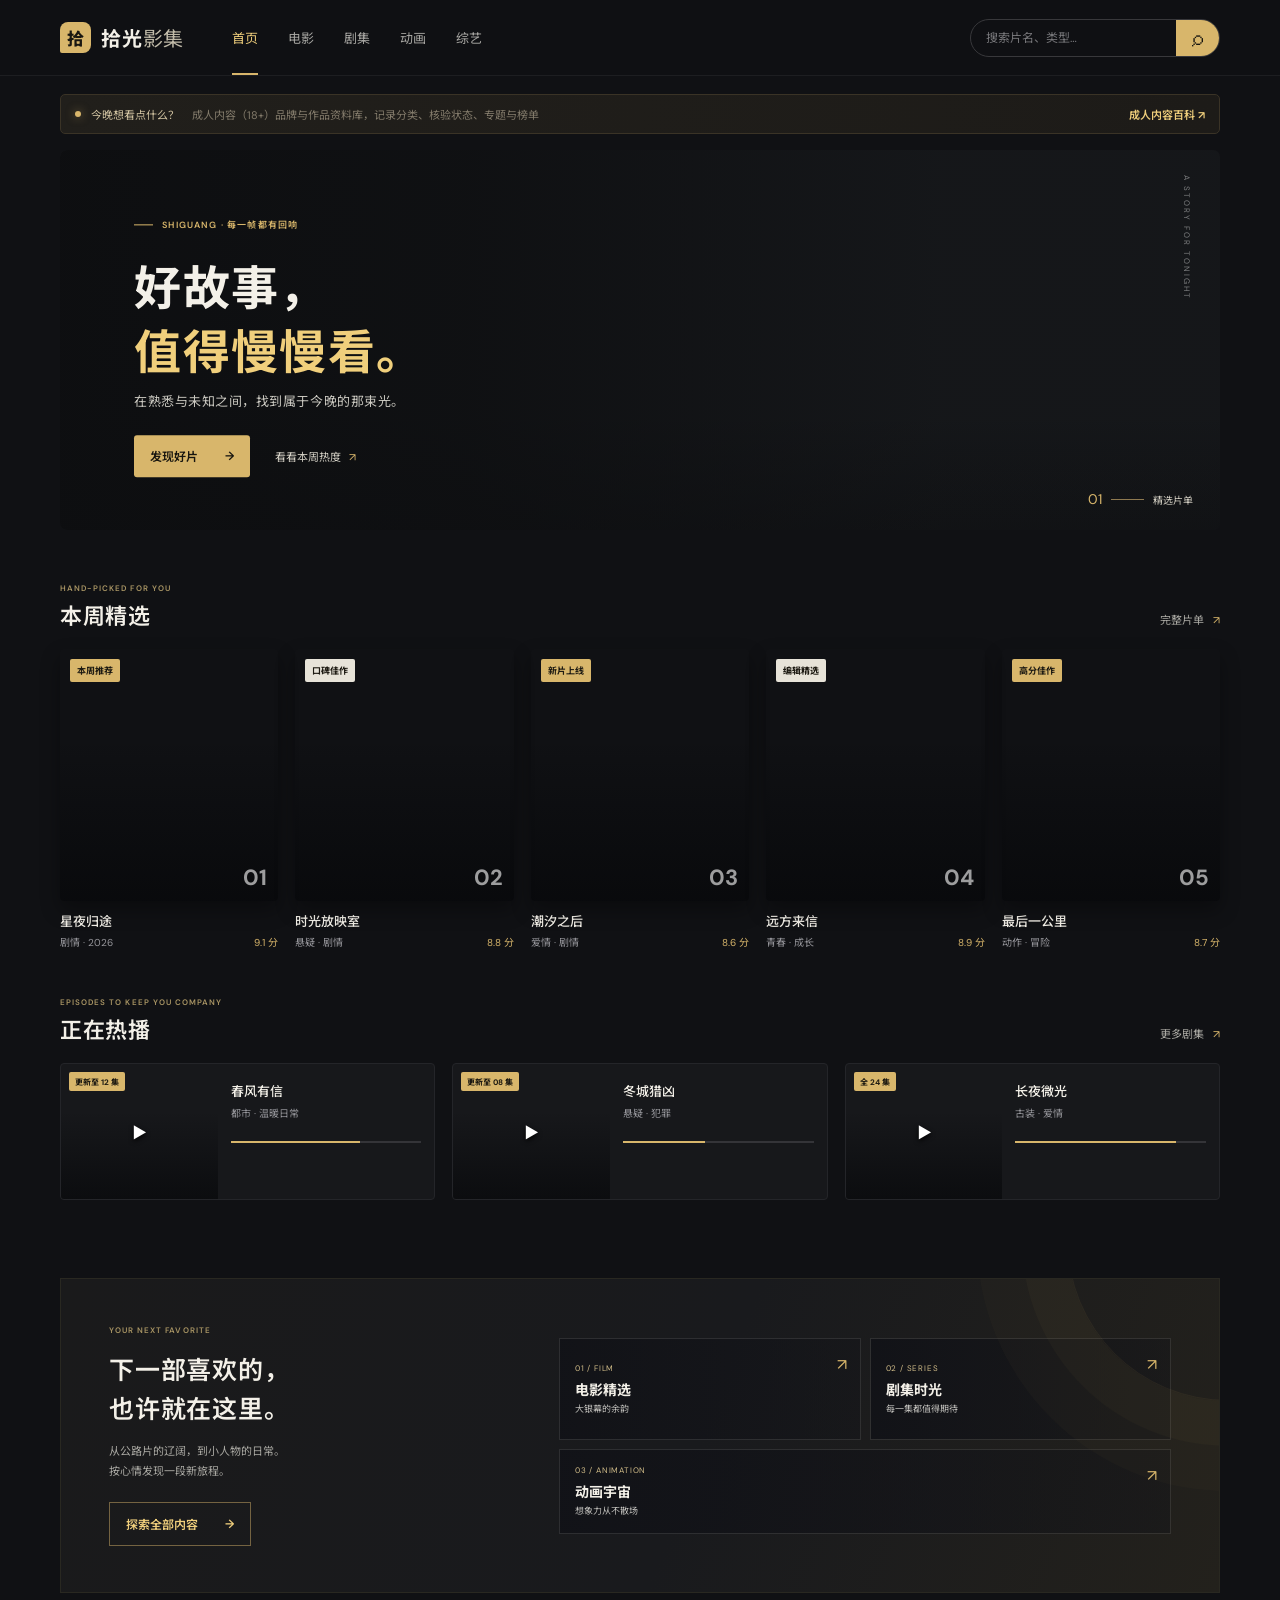
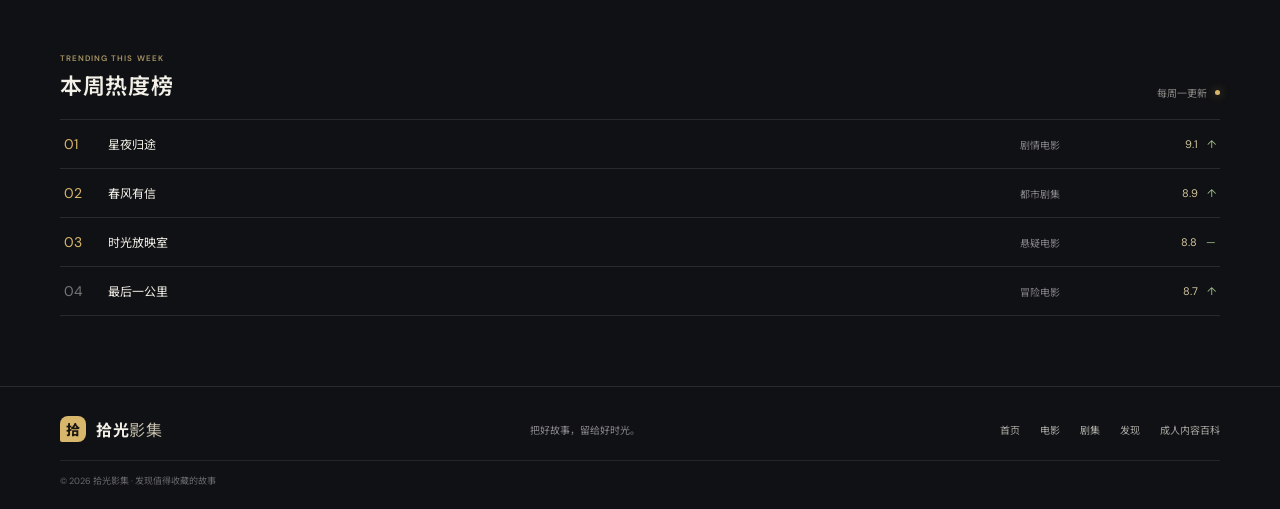
<file: index.html>
<!doctype html>
<html lang="zh-CN">
<head>
  <meta charset="utf-8">
  <meta name="viewport" content="width=device-width, initial-scale=1">
  <meta name="theme-color" content="#101114">
  <meta name="description" content="在光影之间发现好故事。浏览精选电影、热播剧集、动画与综艺，开启你的下一场观影。">
  <meta property="og:type" content="website">
  <meta property="og:title" content="拾光影集 — 好故事，值得慢慢看">
  <meta property="og:description" content="从一部好片开始，发现值得收藏的电影与剧集。">
  <title>拾光影集 — 好故事，值得慢慢看</title>
  <link rel="preconnect" href="https://images.unsplash.com">
  <link rel="stylesheet" href="styles.css">
  <script src="script.js" defer></script>
</head>
<body>
  <a class="skip-link" href="#main">跳转到主要内容</a>
  <header class="site-header">
    <a class="brand" href="#top" aria-label="拾光影集首页"><span class="brand-mark">拾</span><span>拾光<span class="brand-light">影集</span></span></a>
    <nav class="main-nav" aria-label="主导航">
      <a class="active" href="#top">首页</a><a href="#movies">电影</a><a href="#series">剧集</a><a href="#discover">动画</a><a href="#discover">综艺</a>
    </nav>
    <form class="search" role="search" id="search-form"><label class="sr-only" for="site-search">搜索影片</label><input id="site-search" type="search" placeholder="搜索片名、类型…" autocomplete="off"><button type="submit" aria-label="搜索">⌕</button></form>
    <button class="menu-toggle" type="button" aria-expanded="false" aria-label="打开导航" aria-controls="main-nav">☰</button>
  </header>
  <main id="main">
    <div class="notice"><span class="notice-dot"></span><span>今晚想看点什么？</span><span class="notice-copy">成人内容（18+）品牌与作品资料库，记录分类、核验状态、专题与榜单</span><a href="https://chengrenbaike.com">成人内容百科 <span aria-hidden="true">↗</span></a></div>
    <section class="hero" id="top" aria-labelledby="hero-title">
      <div class="hero-photo" role="img" aria-label="暮色中的山间公路与远方灯光"></div><div class="hero-shade"></div>
      <div class="hero-content"><span class="eyebrow"><i></i> SHIGUANG · 每一帧都有回响</span><h1 id="hero-title">好故事，<br><em>值得慢慢看。</em></h1><p>在熟悉与未知之间，找到属于今晚的那束光。</p><div class="hero-actions"><a class="button button-gold" href="#movies">发现好片 <span>→</span></a><a class="text-link" href="#weekly">看看本周热度 <span>↗</span></a></div></div>
      <div class="hero-index"><span>01</span><span class="index-line"></span><span>精选片单</span></div><div class="hero-caption">A STORY FOR TONIGHT</div>
    </section>
    <section class="section" id="movies" aria-labelledby="movies-title"><div class="section-head"><div><span class="section-kicker">HAND-PICKED FOR YOU</span><h2 id="movies-title">本周精选</h2></div><a class="section-more" href="#discover">完整片单 <span>↗</span></a></div>
      <div class="poster-grid">
        <a class="poster-card" href="detail.html?film=star" data-title="星夜归途"><div class="poster-image p1"><span class="badge">本周推荐</span><span class="poster-overlay"><span class="play">▶</span> 查看详情</span><span class="poster-number">01</span></div><h3>星夜归途</h3><p>剧情 · 2026 <span>9.1 分</span></p></a>
        <a class="poster-card" href="detail.html?film=time" data-title="时光放映室"><div class="poster-image p2"><span class="badge badge-muted">口碑佳作</span><span class="poster-overlay"><span class="play">▶</span> 查看详情</span><span class="poster-number">02</span></div><h3>时光放映室</h3><p>悬疑 · 剧情 <span>8.8 分</span></p></a>
        <a class="poster-card" href="detail.html?film=tide" data-title="潮汐之后"><div class="poster-image p3"><span class="badge">新片上线</span><span class="poster-overlay"><span class="play">▶</span> 查看详情</span><span class="poster-number">03</span></div><h3>潮汐之后</h3><p>爱情 · 剧情 <span>8.6 分</span></p></a>
        <a class="poster-card" href="detail.html?film=letter" data-title="远方来信"><div class="poster-image p4"><span class="badge badge-muted">编辑精选</span><span class="poster-overlay"><span class="play">▶</span> 查看详情</span><span class="poster-number">04</span></div><h3>远方来信</h3><p>青春 · 成长 <span>8.9 分</span></p></a>
        <a class="poster-card" href="detail.html?film=last" data-title="最后一公里"><div class="poster-image p5"><span class="badge">高分佳作</span><span class="poster-overlay"><span class="play">▶</span> 查看详情</span><span class="poster-number">05</span></div><h3>最后一公里</h3><p>动作 · 冒险 <span>8.7 分</span></p></a>
      </div>
    </section>
    <section class="section section-series" id="series" aria-labelledby="series-title"><div class="section-head"><div><span class="section-kicker">EPISODES TO KEEP YOU COMPANY</span><h2 id="series-title">正在热播</h2></div><a class="section-more" href="#discover">更多剧集 <span>↗</span></a></div>
      <div class="series-grid">
        <a class="series-card" href="#discover" data-title="春风有信"><div class="series-image s1"><span class="episode-tag">更新至 12 集</span><span class="series-play">▶</span></div><div class="series-info"><h3>春风有信</h3><p>都市 · 温暖日常</p><span class="progress"><i style="width:68%"></i></span></div></a>
        <a class="series-card" href="#discover" data-title="冬城猎凶"><div class="series-image s2"><span class="episode-tag">更新至 08 集</span><span class="series-play">▶</span></div><div class="series-info"><h3>冬城猎凶</h3><p>悬疑 · 犯罪</p><span class="progress"><i style="width:43%"></i></span></div></a>
        <a class="series-card" href="#discover" data-title="长夜微光"><div class="series-image s3"><span class="episode-tag">全 24 集</span><span class="series-play">▶</span></div><div class="series-info"><h3>长夜微光</h3><p>古装 · 爱情</p><span class="progress"><i style="width:84%"></i></span></div></a>
      </div>
    </section>
    <section class="discover" id="discover"><div class="discover-copy"><span class="section-kicker">YOUR NEXT FAVORITE</span><h2>下一部喜欢的，<br>也许就在这里。</h2><p>从公路片的辽阔，到小人物的日常。<br>按心情发现一段新旅程。</p><a class="button button-outline" href="#weekly">探索全部内容 <span>→</span></a></div><div class="discover-tiles"><a class="discover-tile tile-a" href="#movies"><span>01 / FILM</span><strong>电影精选</strong><small>大银幕的余韵</small><b>↗</b></a><a class="discover-tile tile-b" href="#series"><span>02 / SERIES</span><strong>剧集时光</strong><small>每一集都值得期待</small><b>↗</b></a><a class="discover-tile tile-c" href="#weekly"><span>03 / ANIMATION</span><strong>动画宇宙</strong><small>想象力从不散场</small><b>↗</b></a></div></section>
    <section class="section weekly" id="weekly" aria-labelledby="weekly-title"><div class="section-head"><div><span class="section-kicker">TRENDING THIS WEEK</span><h2 id="weekly-title">本周热度榜</h2></div><span class="updated">每周一更新 <i></i></span></div><ol class="ranking"><li><span class="rank">01</span><span class="rank-title">星夜归途</span><span class="rank-meta">剧情电影</span><span class="rank-score">9.1 <i>↑</i></span></li><li><span class="rank">02</span><span class="rank-title">春风有信</span><span class="rank-meta">都市剧集</span><span class="rank-score">8.9 <i>↑</i></span></li><li><span class="rank">03</span><span class="rank-title">时光放映室</span><span class="rank-meta">悬疑电影</span><span class="rank-score">8.8 <i>—</i></span></li><li><span class="rank">04</span><span class="rank-title">最后一公里</span><span class="rank-meta">冒险电影</span><span class="rank-score">8.7 <i>↑</i></span></li></ol></section>
  </main>
  <footer class="site-footer"><a class="brand footer-brand" href="#top"><span class="brand-mark">拾</span><span>拾光<span class="brand-light">影集</span></span></a><p>把好故事，留给好时光。</p><nav aria-label="页脚导航"><a href="#top">首页</a><a href="#movies">电影</a><a href="#series">剧集</a><a href="#discover">发现</a><a href="https://chengrenbaike.com">成人内容百科</a></nav><small>© 2026 拾光影集 · 发现值得收藏的故事</small></footer>
  <div class="toast" id="search-toast" role="status" aria-live="polite"></div>
</body>
</html>
</file>
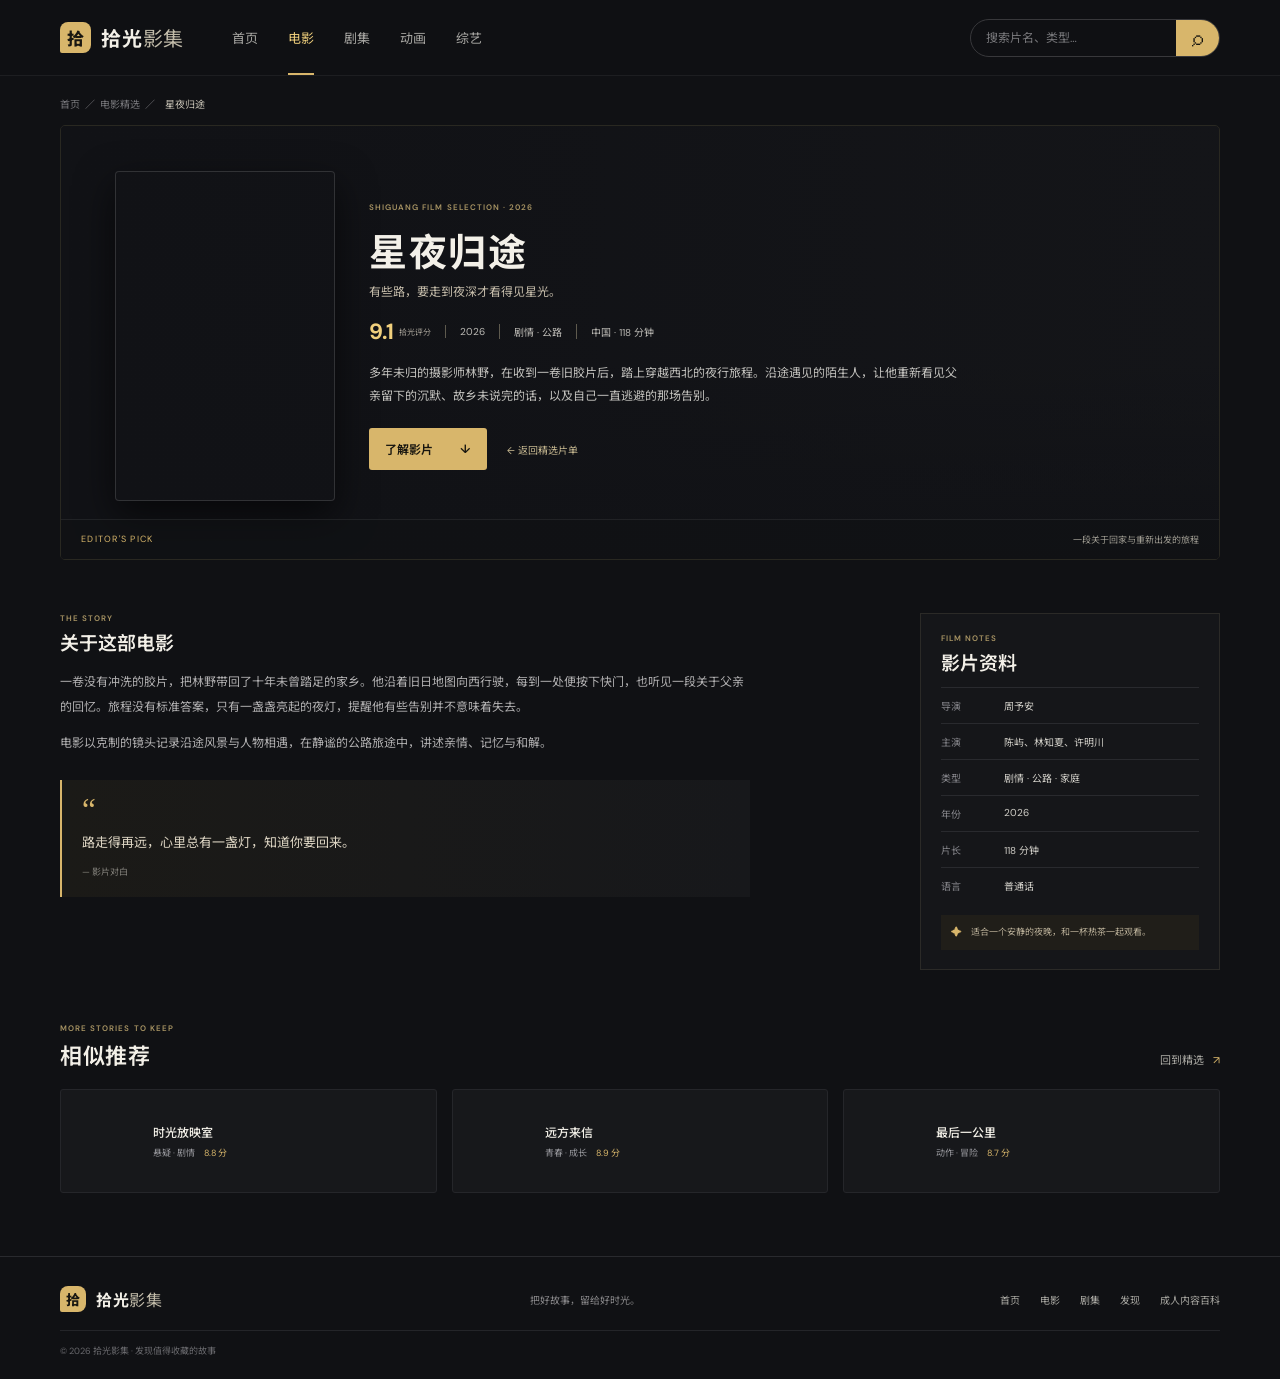
<file: detail.html>
<!doctype html>
<html lang="zh-CN">
<head>
  <meta charset="utf-8">
  <meta name="viewport" content="width=device-width, initial-scale=1">
  <meta name="theme-color" content="#101114">
  <meta name="description" content="星夜归途电影详情：剧情、演职员、影片信息与编辑推荐。走进一段关于告别、归途与重新出发的夜行旅程。">
  <meta property="og:type" content="article">
  <meta property="og:title" content="星夜归途 — 拾光影集">
  <meta property="og:description" content="一段关于告别、归途与重新出发的夜行旅程。">
  <title>星夜归途 — 电影详情 | 拾光影集</title>
  <link rel="preconnect" href="https://images.unsplash.com">
  <link rel="stylesheet" href="styles.css">
  <script src="script.js" defer></script>
</head>
<body class="detail-page">
  <a class="skip-link" href="#main">跳转到主要内容</a>
  <header class="site-header">
    <a class="brand" href="index.html" aria-label="拾光影集首页"><span class="brand-mark">拾</span><span>拾光<span class="brand-light">影集</span></span></a>
    <nav class="main-nav" aria-label="主导航"><a href="index.html">首页</a><a class="active" href="index.html#movies">电影</a><a href="index.html#series">剧集</a><a href="index.html#discover">动画</a><a href="index.html#discover">综艺</a></nav>
    <form class="search" role="search" id="search-form"><label class="sr-only" for="site-search">搜索影片</label><input id="site-search" type="search" placeholder="搜索片名、类型…" autocomplete="off"><button type="submit" aria-label="搜索">⌕</button></form>
    <button class="menu-toggle" type="button" aria-expanded="false" aria-label="打开导航" aria-controls="main-nav">☰</button>
  </header>
  <main id="main">
    <nav class="breadcrumbs" aria-label="面包屑导航"><a href="index.html">首页</a><span>／</span><a href="index.html#movies">电影精选</a><span>／</span><span aria-current="page" id="crumb-title">星夜归途</span></nav>
    <article class="film-detail" id="film-detail" data-film="star">
      <div class="detail-backdrop" aria-hidden="true"></div><div class="detail-scrim" aria-hidden="true"></div>
      <div class="detail-content"><div class="detail-poster p1" role="img" aria-label="星夜归途影片海报"></div><div class="detail-copy"><span class="section-kicker">SHIGUANG FILM SELECTION · 2026</span><h1 id="film-title">星夜归途</h1><p class="detail-subtitle" id="film-tagline">有些路，要走到夜深才看得见星光。</p><div class="detail-facts"><span class="rating"><b id="film-rating">9.1</b><small>拾光评分</small></span><span>2026</span><span>剧情 · 公路</span><span>中国 · 118 分钟</span></div><p class="detail-summary" id="film-summary">多年未归的摄影师林野，在收到一卷旧胶片后，踏上穿越西北的夜行旅程。沿途遇见的陌生人，让他重新看见父亲留下的沉默、故乡未说完的话，以及自己一直逃避的那场告别。</p><div class="detail-actions"><a class="button button-gold" href="#story">了解影片 <span>↓</span></a><a class="detail-back-link" href="index.html#movies">← 返回精选片单</a></div></div></div>
      <div class="detail-bottom"><span>EDITOR'S PICK</span><span>一段关于回家与重新出发的旅程</span></div>
    </article>
    <div class="detail-columns" id="story"><section class="story-section" aria-labelledby="story-title"><span class="section-kicker">THE STORY</span><h2 id="story-title">关于这部电影</h2><p id="film-story">一卷没有冲洗的胶片，把林野带回了十年未曾踏足的家乡。他沿着旧日地图向西行驶，每到一处便按下快门，也听见一段关于父亲的回忆。旅程没有标准答案，只有一盏盏亮起的夜灯，提醒他有些告别并不意味着失去。</p><p>电影以克制的镜头记录沿途风景与人物相遇，在静谧的公路旅途中，讲述亲情、记忆与和解。</p><div class="quote-card"><span>“</span><blockquote>路走得再远，心里总有一盏灯，知道你要回来。</blockquote><small>— 影片对白</small></div></section>
      <aside class="film-aside" aria-label="影片资料"><div class="aside-heading"><span class="section-kicker">FILM NOTES</span><h2>影片资料</h2></div><dl><div><dt>导演</dt><dd id="film-director">周予安</dd></div><div><dt>主演</dt><dd id="film-cast">陈屿、林知夏、许明川</dd></div><div><dt>类型</dt><dd id="film-genre">剧情 · 公路 · 家庭</dd></div><div><dt>年份</dt><dd id="film-year">2026</dd></div><div><dt>片长</dt><dd id="film-runtime">118 分钟</dd></div><div><dt>语言</dt><dd>普通话</dd></div></dl><div class="aside-note"><span>✦</span><p>适合一个安静的夜晚，和一杯热茶一起观看。</p></div></aside></div>
    <section class="related section" aria-labelledby="related-title"><div class="section-head"><div><span class="section-kicker">MORE STORIES TO KEEP</span><h2 id="related-title">相似推荐</h2></div><a class="section-more" href="index.html#movies">回到精选 <span>↗</span></a></div><div class="related-grid"><a class="related-card" href="detail.html?film=time"><div class="related-image p2"></div><div><h3>时光放映室</h3><p>悬疑 · 剧情 <span>8.8 分</span></p></div></a><a class="related-card" href="detail.html?film=letter"><div class="related-image p4"></div><div><h3>远方来信</h3><p>青春 · 成长 <span>8.9 分</span></p></div></a><a class="related-card" href="detail.html?film=last"><div class="related-image p5"></div><div><h3>最后一公里</h3><p>动作 · 冒险 <span>8.7 分</span></p></div></a></div></section>
  </main>
  <footer class="site-footer"><a class="brand footer-brand" href="index.html"><span class="brand-mark">拾</span><span>拾光<span class="brand-light">影集</span></span></a><p>把好故事，留给好时光。</p><nav aria-label="页脚导航"><a href="index.html">首页</a><a href="index.html#movies">电影</a><a href="index.html#series">剧集</a><a href="index.html#discover">发现</a><a href="https://chengrenbaike.com">成人内容百科</a></nav><small>© 2026 拾光影集 · 发现值得收藏的故事</small></footer>
  <div class="toast" id="search-toast" role="status" aria-live="polite"></div>
</body>
</html>
</file>
<file: styles.css>
@import url('https://fonts.googleapis.com/css2?family=DM+Sans:wght@400;500;600;700&family=Noto+Sans+SC:wght@400;500;600;700;800&display=swap');
:root{color-scheme:dark;--bg:#101114;--panel:#17181c;--line:#292a2e;--text:#f3f0e8;--muted:#96969b;--gold:#d8b66b;--gold-bright:#f0cf7c;--content:1160px}*{box-sizing:border-box}html{scroll-behavior:smooth;scroll-padding-top:90px}body{margin:0;background:var(--bg);color:var(--text);font-family:"DM Sans","Noto Sans SC",sans-serif;-webkit-font-smoothing:antialiased}a{color:inherit;text-decoration:none}.sr-only,.skip-link:not(:focus){position:absolute;width:1px;height:1px;padding:0;margin:-1px;overflow:hidden;clip:rect(0,0,0,0);white-space:nowrap;border:0}.skip-link:focus{position:fixed;z-index:10;top:12px;left:12px;padding:12px;background:#fff;color:#111}.site-header{height:76px;padding:0 max(28px,calc((100vw - var(--content))/2));display:flex;align-items:center;gap:48px;border-bottom:1px solid rgba(255,255,255,.06);background:rgba(16,17,20,.96);position:sticky;top:0;z-index:5;backdrop-filter:blur(14px)}.brand{display:flex;align-items:center;gap:10px;font-size:20px;font-weight:700;letter-spacing:.04em;white-space:nowrap}.brand-mark{display:grid;place-items:center;width:31px;height:31px;background:var(--gold);color:#191711;font-family:"Noto Sans SC",sans-serif;font-size:17px;font-weight:800;border-radius:8px 8px 8px 2px}.brand-light{font-weight:400;color:#c1bba9}.main-nav{display:flex;align-items:center;gap:30px;height:100%}.main-nav a{font-size:13px;color:#a7a6a2;transition:color .2s;position:relative}.main-nav a:hover,.main-nav a.active{color:var(--gold-bright)}.main-nav a.active:after{content:"";position:absolute;bottom:-28px;left:0;right:0;height:2px;background:var(--gold)}.search{margin-left:auto;width:250px;height:38px;border:1px solid #38383b;border-radius:24px;display:flex;overflow:hidden}.search input{min-width:0;flex:1;border:0;outline:0;background:transparent;color:#f8f5ed;padding:0 15px;font:inherit;font-size:12px}.search input::placeholder{color:#77777a}.search button{width:43px;border:0;background:var(--gold);color:#17150f;font-size:22px;cursor:pointer}.menu-toggle{display:none;border:0;background:none;color:var(--text);font-size:22px}.notice{max-width:var(--content);margin:18px auto 16px;height:40px;border:1px solid #3a3326;background:linear-gradient(90deg,#211f1b,#1d1b18);border-radius:5px;display:flex;align-items:center;padding:0 14px;gap:10px;color:#d1c3a1;font-size:11px}.notice-dot,.updated i{width:6px;height:6px;background:var(--gold);border-radius:50%;box-shadow:0 0 10px #d8b66b88}.notice-copy{color:#837b6b;margin-left:3px}.notice a{margin-left:auto;color:var(--gold-bright);font-weight:600}.hero{max-width:var(--content);height:380px;margin:auto;overflow:hidden;position:relative;border-radius:7px;background:#17191c}.hero-photo,.hero-shade{position:absolute;inset:0}.hero-photo{background-image:url('https://images.unsplash.com/photo-1500530855697-b586d89ba3ee?auto=format&fit=crop&w=1800&q=85');background-size:cover;background-position:center 53%;filter:saturate(.64)}.hero-shade{background:linear-gradient(90deg,rgba(13,14,16,.96) 0%,rgba(13,14,16,.78) 35%,rgba(13,14,16,.2) 76%),linear-gradient(0deg,rgba(13,14,16,.5),transparent 30%)}.hero-content{position:absolute;left:6.4%;top:50%;transform:translateY(-47%);max-width:490px}.eyebrow,.section-kicker{color:var(--gold);letter-spacing:.13em;font-size:9px;font-weight:600}.eyebrow{display:flex;align-items:center;gap:9px}.eyebrow i{display:block;width:19px;height:1px;background:var(--gold)}.hero h1{font-family:"Noto Sans SC",sans-serif;font-size:47px;line-height:1.36;letter-spacing:.03em;margin:22px 0 10px;font-weight:700}.hero h1 em{font-style:normal;color:var(--gold-bright)}.hero-content p{margin:0;color:#cbc9c1;font-size:13px;letter-spacing:.04em}.hero-actions{display:flex;align-items:center;gap:25px;margin-top:25px}.button{display:inline-flex;align-items:center;gap:27px;padding:12px 16px;font-size:12px;font-weight:600;transition:transform .2s,background .2s}.button:hover{transform:translateY(-2px)}.button-gold{background:var(--gold);color:#17150f;border-radius:3px}.button-gold:hover{background:var(--gold-bright)}.text-link{font-size:11px;color:#d4d0c5}.text-link span{color:var(--gold);margin-left:5px}.hero-index{position:absolute;right:27px;bottom:22px;display:flex;gap:9px;align-items:center;color:#d2cec2;font-size:10px}.hero-index>span:first-child{color:var(--gold);font-size:14px}.index-line{width:33px;height:1px;background:#8e7950}.hero-caption{position:absolute;right:28px;top:25px;writing-mode:vertical-rl;color:#ffffff70;letter-spacing:.25em;font-size:8px}.section{max-width:var(--content);margin:53px auto 0}.section-head{display:flex;align-items:flex-end;justify-content:space-between;margin-bottom:19px}.section-kicker{display:block;margin-bottom:5px;font-size:8px;color:#a99564}.section h2,.discover h2{font-family:"Noto Sans SC",sans-serif;font-size:22px;letter-spacing:.03em;margin:0;font-weight:600}.section-more{font-size:11px;color:#aaa9a3;padding-bottom:3px}.section-more span{color:var(--gold);margin-left:6px}.poster-grid{display:grid;grid-template-columns:repeat(5,minmax(0,1fr));gap:17px}.poster-card{min-width:0}.poster-image{height:252px;border-radius:4px;position:relative;overflow:hidden;background-size:cover;background-position:center;box-shadow:0 9px 20px #0005;transition:transform .28s,box-shadow .28s}.poster-card:hover .poster-image{transform:translateY(-5px);box-shadow:0 14px 26px #0008}.poster-image:after,.series-image:after{content:"";position:absolute;inset:35% 0 0;background:linear-gradient(transparent,rgba(4,5,7,.6))}.p1{background-image:url('https://images.unsplash.com/photo-1517604931442-7e0c8ed2963c?auto=format&fit=crop&w=700&q=82')}.p2{background-image:url('https://images.unsplash.com/photo-1440404653325-ab127d49abc1?auto=format&fit=crop&w=700&q=82')}.p3{background-image:url('https://images.unsplash.com/photo-1518837695005-2083093ee35b?auto=format&fit=crop&w=700&q=82')}.p4{background-image:url('https://images.unsplash.com/photo-1440404653325-ab127d49abc1?auto=format&fit=crop&w=700&q=82')}.p5{background-image:url('https://images.unsplash.com/photo-1500534623283-312aade485b7?auto=format&fit=crop&w=700&q=82')}.badge,.episode-tag{position:absolute;z-index:1;top:10px;left:10px;background:var(--gold);color:#1d1a12;font-size:9px;font-weight:700;padding:5px 7px;border-radius:2px}.badge-muted{background:#e7e3d8}.poster-number{position:absolute;z-index:1;bottom:9px;right:11px;color:#fff9;font-size:22px;font-weight:700}.poster-overlay{position:absolute;z-index:2;inset:0;display:flex;flex-direction:column;align-items:center;justify-content:center;gap:8px;background:#08090bb8;color:#f4e6c2;font-size:11px;opacity:0;transition:opacity .2s}.poster-card:hover .poster-overlay,.poster-card:focus-visible .poster-overlay{opacity:1}.play{display:grid;place-items:center;border:1px solid #f0cf7c;border-radius:50%;width:40px;height:40px;font-size:12px;padding-left:3px}.poster-card h3,.series-info h3{font-family:"Noto Sans SC",sans-serif;font-size:13px;font-weight:500;margin:10px 0 4px}.poster-card p,.series-info p{font-size:10px;color:#96969b;margin:0}.poster-card p span{float:right;color:var(--gold)}.section-series{margin-top:48px}.series-grid{display:grid;grid-template-columns:repeat(3,minmax(0,1fr));gap:17px}.series-card{display:flex;min-width:0;background:#17181b;border:1px solid #242529;border-radius:4px;overflow:hidden;transition:border-color .2s}.series-card:hover{border-color:#746341}.series-image{height:135px;width:42%;position:relative;flex:none;background-size:cover;background-position:center}.s1{background-image:url('https://images.unsplash.com/photo-1519608487953-e999c86e7455?auto=format&fit=crop&w=700&q=80')}.s2{background-image:url('https://images.unsplash.com/photo-1519681393784-d120267933ba?auto=format&fit=crop&w=700&q=80')}.s3{background-image:url('https://images.unsplash.com/photo-1518709268805-4e9042af9f23?auto=format&fit=crop&w=700&q=80')}.episode-tag{font-size:8px;top:8px;left:8px;padding:4px 6px}.series-play{position:absolute;z-index:2;display:grid;place-items:center;inset:0;color:#fff;font-size:15px;text-shadow:0 2px 5px #000}.series-info{padding:17px 13px 11px;flex:1;min-width:0}.series-info h3{margin:0 0 5px;font-size:13px}.series-info p{margin-bottom:21px}.progress{height:2px;background:#343438;display:block}.progress i{height:100%;display:block;background:var(--gold)}.discover{max-width:var(--content);margin:78px auto 0;padding:46px 48px;background:linear-gradient(110deg,#1a1a1b,#191a1d 55%,#23211c);border:1px solid #292821;display:grid;grid-template-columns:.8fr 1.2fr;gap:42px;align-items:center;position:relative;overflow:hidden}.discover:after{content:"";position:absolute;width:320px;height:320px;border:1px solid #d8b66b12;border-radius:50%;right:-170px;top:-200px;box-shadow:0 0 0 45px #d8b66b08,0 0 0 90px #d8b66b05;pointer-events:none}.discover h2{font-size:25px;line-height:1.55;margin:14px 0}.discover-copy p{color:#aaa9a3;font-size:11px;line-height:1.9}.button-outline{border:1px solid #746341;color:var(--gold-bright);margin-top:9px}.discover-tiles{display:grid;grid-template-columns:1fr 1fr;gap:9px}.discover-tile{min-height:102px;padding:14px 15px;position:relative;overflow:hidden;background-size:cover;background-position:center;display:flex;flex-direction:column;justify-content:center;border:1px solid #ffffff16;transition:transform .2s}.discover-tile:hover{transform:translateY(-3px)}.discover-tile:before{content:"";position:absolute;inset:0;background:linear-gradient(90deg,#111217e8,#11121766)}.discover-tile>*{z-index:1}.tile-a{background-image:url('https://images.unsplash.com/photo-1517604931442-7e0c8ed2963c?auto=format&fit=crop&w=600&q=80')}.tile-b{background-image:url('https://images.unsplash.com/photo-1485846234645-a62644f84728?auto=format&fit=crop&w=600&q=80')}.tile-c{grid-column:1/3;min-height:85px;background-image:url('https://images.unsplash.com/photo-1535016120720-40c646be5580?auto=format&fit=crop&w=900&q=80')}.discover-tile span{font-size:8px;letter-spacing:.1em;color:#d2bd89}.discover-tile strong{font-size:14px;margin-top:6px}.discover-tile small{font-size:9px;color:#c1c0bc;margin-top:3px}.discover-tile b{position:absolute;right:13px;top:15px;color:var(--gold);font-weight:400}.weekly{margin-top:60px;margin-bottom:70px}.updated{display:flex;gap:8px;align-items:center;color:#8b8a87;font-size:10px}.updated i{width:5px;height:5px}.ranking{list-style:none;margin:0;padding:0;border-top:1px solid var(--line)}.ranking li{display:grid;grid-template-columns:44px 1fr 140px 56px;align-items:center;padding:15px 4px;border-bottom:1px solid var(--line)}.rank{font-size:14px;color:#777}.ranking li:first-child .rank,.ranking li:nth-child(2) .rank,.ranking li:nth-child(3) .rank{color:var(--gold)}.rank-title{font-size:12px}.rank-meta{font-size:10px;color:#848489}.rank-score{font-size:11px;color:#d3c59f;text-align:right}.rank-score i{font-style:normal;color:#9fbc87;margin-left:6px}.site-footer{border-top:1px solid var(--line);padding:29px max(28px,calc((100vw - var(--content))/2)) 22px;display:grid;grid-template-columns:1fr 1fr auto;align-items:center;gap:6px 25px}.footer-brand{font-size:16px}.footer-brand .brand-mark{width:26px;height:26px;font-size:14px}.site-footer>p{font-size:10px;color:#89888a;margin:0}.site-footer nav{display:flex;gap:20px;font-size:10px;color:#aaa9a3}.site-footer small{grid-column:1/4;border-top:1px solid #242529;padding-top:13px;margin-top:12px;color:#68686c;font-size:9px}.toast{position:fixed;z-index:10;bottom:22px;left:50%;transform:translate(-50%,20px);opacity:0;pointer-events:none;background:#25231e;border:1px solid #605137;padding:11px 18px;color:#e7d7af;font-size:12px;border-radius:4px;transition:.25s}.toast.show{opacity:1;transform:translate(-50%,0)}
@media(min-width:1400px){:root{--content:1220px}.poster-image{height:270px}}
@media(max-width:1220px){.notice,.hero,.section,.discover{width:calc(100% - 48px)}.site-header{padding:0 24px}.section{margin-top:45px}.discover{margin-top:65px}}
@media(max-width:760px){.site-header{height:64px;padding:0 17px;gap:16px}.brand{font-size:17px;gap:8px}.brand-mark{width:28px;height:28px;font-size:15px}.main-nav{display:none;position:absolute;top:63px;left:0;right:0;height:auto;padding:17px;background:#17181b;border-bottom:1px solid var(--line);gap:0;justify-content:space-around}.main-nav.open{display:flex}.main-nav a.active:after{bottom:-8px}.search{width:auto;flex:1;max-width:220px;height:34px}.search input{padding:0 10px;font-size:11px}.menu-toggle{display:block}.notice{width:calc(100% - 32px);margin:13px auto;height:36px;padding:0 10px;font-size:10px}.notice-copy{display:none}.hero{width:calc(100% - 32px);height:355px}.hero-photo{background-position:58% center}.hero-content{left:7%;max-width:85%}.hero h1{font-size:38px;margin:19px 0 9px}.hero-content p{font-size:11px}.hero-caption{display:none}.section,.discover{width:calc(100% - 32px)}.section{margin-top:39px}.section-head{margin-bottom:15px}.section h2{font-size:19px}.poster-grid{grid-template-columns:repeat(2,minmax(0,1fr));gap:20px 12px}.poster-card:last-child{display:none}.poster-image{height:auto;aspect-ratio:2/3}.poster-card h3{font-size:12px;margin-top:8px}.poster-card p{font-size:9px}.section-series{margin-top:40px}.series-grid{grid-template-columns:1fr;gap:10px}.series-image{height:110px;width:38%}.series-info{padding:15px 13px}.series-info p{margin-bottom:18px}.discover{margin-top:50px;padding:27px 20px;grid-template-columns:1fr;gap:24px}.discover h2{font-size:23px}.discover-copy p br{display:none}.discover-tiles{gap:7px}.discover-tile{min-height:95px;padding:11px}.tile-c{min-height:78px}.weekly{margin-top:44px;margin-bottom:50px}.ranking li{grid-template-columns:34px 1fr 82px 46px;padding:14px 2px}.rank{font-size:12px}.rank-meta{font-size:9px}.rank-score{font-size:10px}.site-footer{padding:23px 18px 18px;grid-template-columns:1fr auto;gap:12px}.site-footer>p{grid-column:1/3;grid-row:2}.site-footer nav{grid-column:2;grid-row:1;gap:12px;font-size:9px}.site-footer small{grid-column:1/3}.footer-brand{font-size:14px}}
@media(prefers-reduced-motion:reduce){html{scroll-behavior:auto}*,*:before,*:after{transition-duration:.01ms!important;animation-duration:.01ms!important}}
.breadcrumbs{max-width:var(--content);margin:20px auto 14px;color:#77777b;font-size:10px}.breadcrumbs a:hover{color:var(--gold)}.breadcrumbs span{margin:0 5px}.breadcrumbs [aria-current]{color:#c9c4b7}.film-detail{max-width:var(--content);min-height:420px;margin:auto;position:relative;overflow:hidden;border:1px solid #292821;border-radius:5px;background:#17181b}.detail-backdrop{position:absolute;inset:0;background-image:url('https://images.unsplash.com/photo-1517604931442-7e0c8ed2963c?auto=format&fit=crop&w=1800&q=85');background-size:cover;background-position:center 43%;filter:saturate(.57);opacity:.4}.detail-scrim{position:absolute;inset:0;background:linear-gradient(90deg,#111216 0%,#111216ed 34%,#111216a8 72%,#11121680),linear-gradient(0deg,#111216 0%,transparent 45%)}.film-detail[data-film="time"] .detail-backdrop{background-image:url('https://images.unsplash.com/photo-1440404653325-ab127d49abc1?auto=format&fit=crop&w=1800&q=85')}.film-detail[data-film="tide"] .detail-backdrop{background-image:url('https://images.unsplash.com/photo-1518837695005-2083093ee35b?auto=format&fit=crop&w=1800&q=85')}.film-detail[data-film="letter"] .detail-backdrop{background-image:url('https://images.unsplash.com/photo-1440404653325-ab127d49abc1?auto=format&fit=crop&w=1800&q=85')}.film-detail[data-film="last"] .detail-backdrop{background-image:url('https://images.unsplash.com/photo-1500534623283-312aade485b7?auto=format&fit=crop&w=1800&q=85')}.detail-content{position:relative;z-index:1;display:grid;grid-template-columns:220px 1fr;gap:34px;align-items:center;padding:45px 54px 58px;max-width:950px}.detail-poster{width:220px;aspect-ratio:2/3;background-size:cover;background-position:center;border-radius:4px;box-shadow:0 14px 38px #0009;border:1px solid #ffffff22}.detail-copy{max-width:590px}.detail-copy h1{font-family:"Noto Sans SC",sans-serif;font-size:38px;margin:10px 0 5px;letter-spacing:.04em}.detail-subtitle{font-size:12px;color:#c5bcaa;margin:0 0 17px}.detail-facts{display:flex;align-items:center;gap:14px;color:#bcbab5;font-size:10px;margin:16px 0 16px}.detail-facts>span:not(:first-child){border-left:1px solid #5e5a4e;padding-left:14px}.rating{display:flex;align-items:center;gap:5px;color:var(--gold-bright)}.rating b{font-size:22px}.rating small{font-size:8px;color:#a9a49a}.detail-summary{font-size:12px;line-height:1.95;color:#c1c0bc;max-width:600px;margin:0}.detail-actions{display:flex;align-items:center;gap:20px;margin-top:20px}.detail-back-link{font-size:10px;color:#c3b58e}.detail-bottom{position:absolute;bottom:0;left:0;right:0;z-index:1;display:flex;justify-content:space-between;padding:13px 20px;border-top:1px solid #ffffff12;background:#1011148a;color:#9e9b91;font-size:9px}.detail-bottom span:first-child{letter-spacing:.14em;color:var(--gold)}.detail-columns{max-width:var(--content);margin:53px auto 0;display:grid;grid-template-columns:minmax(0,1fr) 300px;gap:60px}.story-section h2,.film-aside h2{font-family:"Noto Sans SC",sans-serif;font-size:19px;font-weight:600;margin:5px 0 15px}.story-section>p{max-width:690px;color:#b0afb0;font-size:12px;line-height:2.05;margin:0 0 12px}.quote-card{max-width:690px;margin-top:24px;padding:19px 20px 17px;border-left:2px solid var(--gold);background:linear-gradient(90deg,#1b1a17,#17181b)}.quote-card>span{font-family:Georgia,serif;color:var(--gold);font-size:31px;line-height:.7}.quote-card blockquote{font-family:"Noto Sans SC",sans-serif;color:#ded6c4;font-size:13px;margin:7px 0 8px}.quote-card small{font-size:9px;color:#85837d}.film-aside{border:1px solid #2b2a27;padding:19px 20px;background:#151619;align-self:start}.aside-heading h2{margin-bottom:12px}.film-aside dl{margin:0}.film-aside dl div{display:grid;grid-template-columns:55px 1fr;gap:8px;border-top:1px solid #292a2e;padding:10px 0;font-size:10px}.film-aside dt{color:#85858a}.film-aside dd{margin:0;color:#d1cfc8}.aside-note{display:flex;gap:9px;align-items:flex-start;margin-top:12px;padding:10px;background:#201e19;color:var(--gold)}.aside-note>span{font-size:11px}.aside-note p{font-size:9px;line-height:1.7;color:#b7ad96;margin:0}.related{margin-top:53px;margin-bottom:63px}.related-grid{display:grid;grid-template-columns:repeat(3,minmax(0,1fr));gap:15px}.related-card{display:flex;align-items:center;gap:13px;padding:9px;background:#17181b;border:1px solid #25262a;border-radius:3px;transition:border-color .2s}.related-card:hover{border-color:#746341}.related-image{width:70px;height:84px;flex:none;background-size:cover;background-position:center;border-radius:2px}.related-card h3{font-family:"Noto Sans SC",sans-serif;font-weight:500;font-size:12px;margin:0 0 6px}.related-card p{font-size:9px;color:#96969b;margin:0}.related-card p span{color:var(--gold);margin-left:7px}
@media(max-width:1220px){.breadcrumbs,.film-detail,.detail-columns{width:calc(100% - 48px)}}
@media(max-width:760px){.breadcrumbs{width:calc(100% - 32px);margin:15px auto 11px}.film-detail{width:calc(100% - 32px);min-height:0}.detail-backdrop{background-position:60% center}.detail-scrim{background:linear-gradient(90deg,#111216e8,#111216bd),linear-gradient(0deg,#111216 0%,transparent 70%)}.detail-content{grid-template-columns:105px 1fr;gap:17px;padding:25px 17px 63px;align-items:start}.detail-poster{width:105px;margin-top:4px}.detail-copy h1{font-size:26px;margin:7px 0 4px}.detail-copy .section-kicker{font-size:7px;letter-spacing:.06em}.detail-subtitle{font-size:10px;margin-bottom:9px}.detail-facts{gap:7px;flex-wrap:wrap;font-size:8px;margin:9px 0}.detail-facts>span:not(:first-child){padding-left:7px}.rating b{font-size:17px}.rating small{font-size:7px}.detail-summary{font-size:10px;line-height:1.75;grid-column:1/3;margin-left:-122px;padding-top:3px}.detail-actions{gap:11px;margin-top:12px;flex-wrap:wrap}.detail-actions .button{font-size:10px;padding:10px 11px;gap:12px}.detail-back-link{font-size:9px}.detail-bottom{padding:10px 12px;font-size:8px}.detail-columns{width:calc(100% - 32px);margin-top:38px;grid-template-columns:1fr;gap:25px}.story-section h2,.film-aside h2{font-size:17px}.story-section>p{font-size:11px}.film-aside{padding:16px}.related{margin-top:40px;margin-bottom:45px}.related-grid{grid-template-columns:1fr;gap:9px}.related-image{width:58px;height:68px}.related-card{padding:8px}}
</file>
